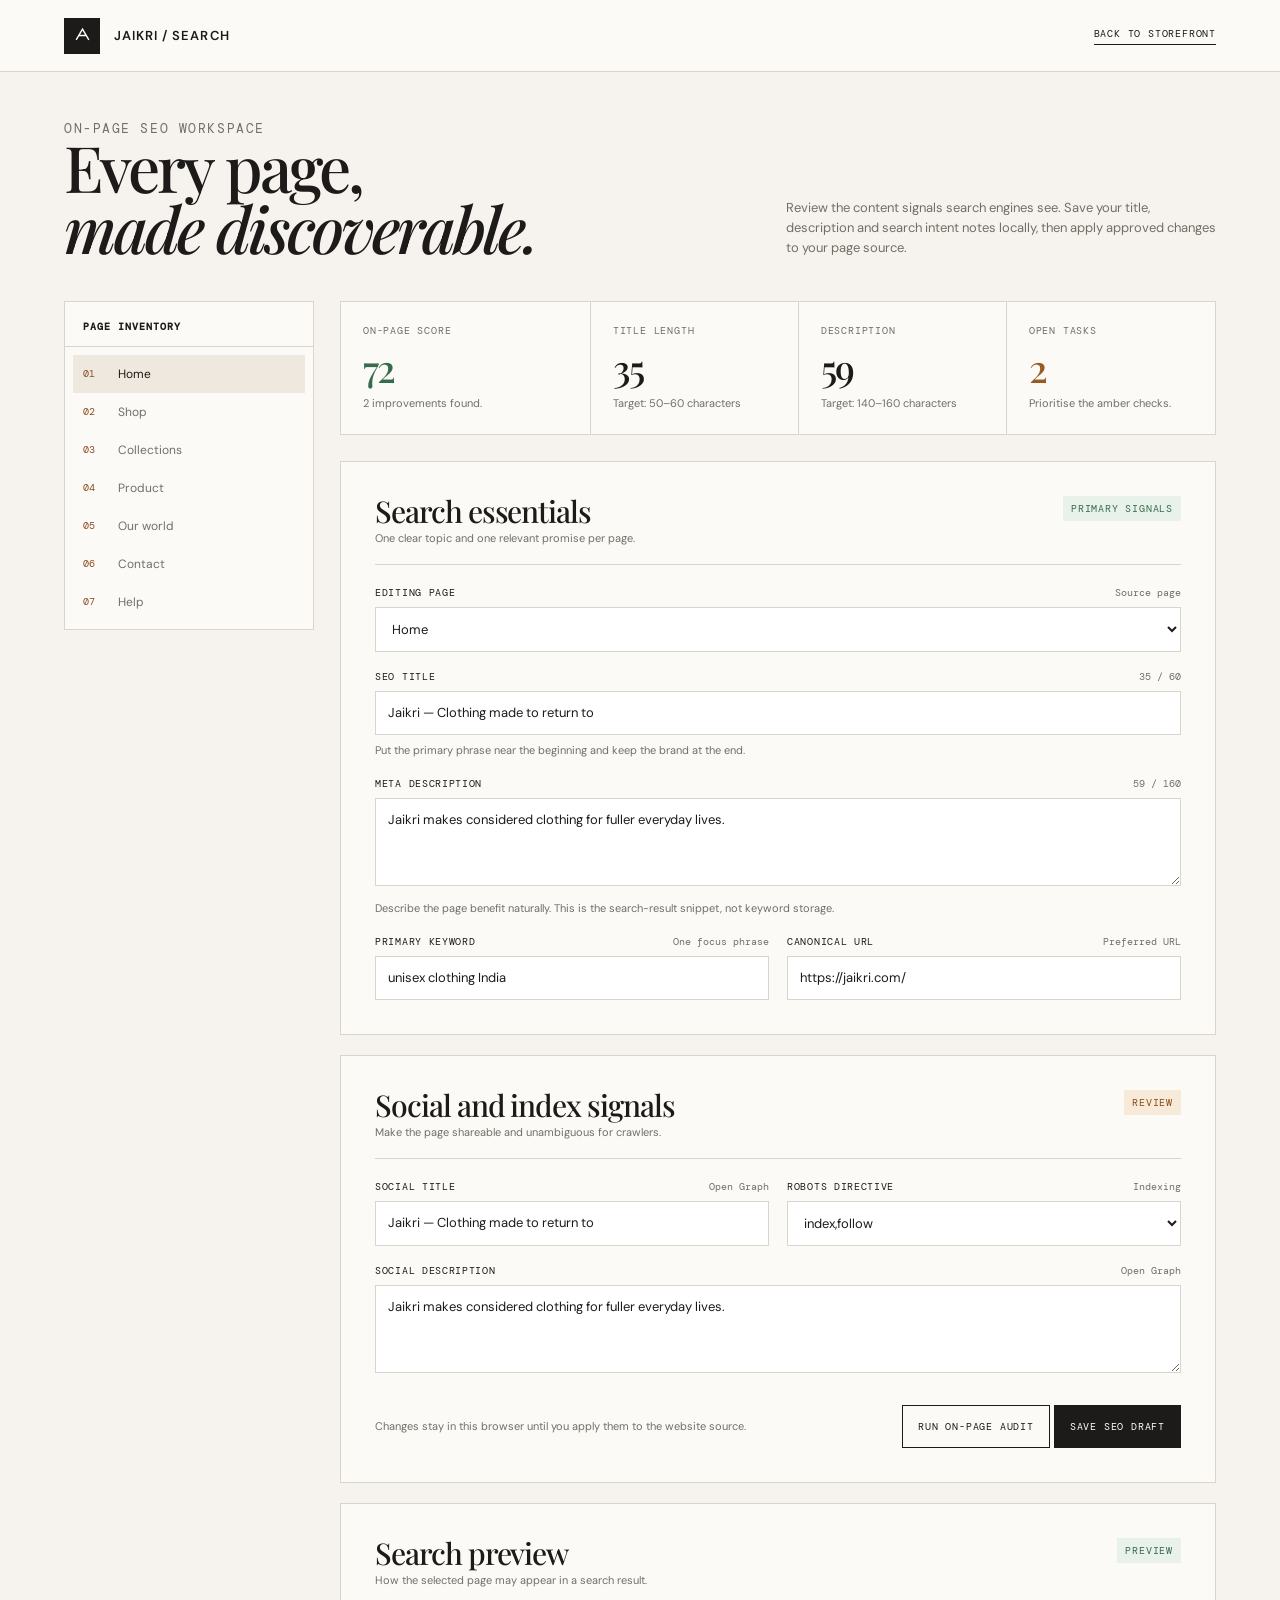
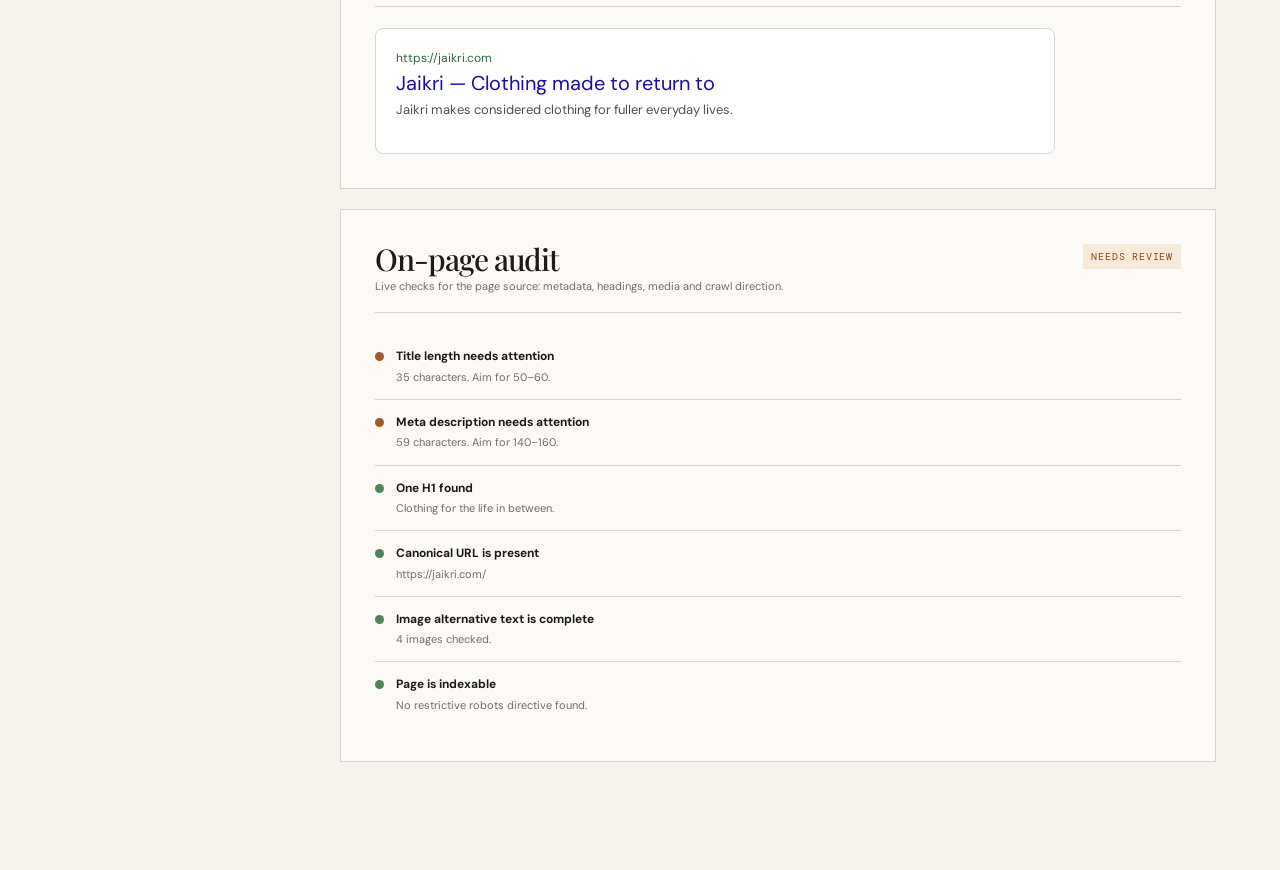
<file: seo-panel.html>
<!doctype html>
<html lang="en">
<head>
  <meta charset="UTF-8">
  <meta name="viewport" content="width=device-width,initial-scale=1.0">
  <meta name="robots" content="noindex,nofollow">
  <title>Jaikri SEO Panel</title>
  <link rel="stylesheet" href="styles.css">
  <style>
    .seo-app{min-height:100vh;background:#f6f3ee;color:var(--ink)}.seo-topbar{min-height:72px;padding:0 5vw;display:flex;align-items:center;justify-content:space-between;border-bottom:1px solid var(--line);background:rgba(251,250,247,.94);position:sticky;top:0;z-index:10;backdrop-filter:blur(12px)}.seo-brand{display:flex;align-items:center;gap:14px;font:600 13px var(--sans);letter-spacing:.08em;text-transform:uppercase}.seo-brand-mark{width:36px;height:36px;display:grid;place-items:center;background:var(--ink);color:#fff}.seo-brand-mark svg{width:19px;height:19px;stroke:currentColor;fill:none;stroke-width:1.7}.seo-back{font:10px var(--mono);text-transform:uppercase;letter-spacing:.08em;border-bottom:1px solid var(--ink);padding-bottom:4px}.seo-shell{max-width:1440px;margin:0 auto;padding:48px 5vw 88px}.seo-eyebrow{font:10px var(--mono);text-transform:uppercase;letter-spacing:.12em;color:var(--accent);margin:0 0 12px}.seo-title-row{display:flex;align-items:end;justify-content:space-between;gap:24px;margin-bottom:42px}.seo-title-row h1{font:500 clamp(40px,5vw,69px)/.95 var(--serif);letter-spacing:-.045em;margin:0}.seo-title-row p{max-width:430px;margin:0;color:var(--muted);font-size:13px}.seo-layout{display:grid;grid-template-columns:250px minmax(0,1fr);gap:26px}.seo-sidebar{border:1px solid var(--line);background:var(--paper);height:max-content}.seo-sidebar h2{font:600 10px var(--mono);letter-spacing:.1em;text-transform:uppercase;margin:0;padding:18px 18px 13px;border-bottom:1px solid var(--line)}.seo-page-list{padding:8px}.seo-page-button{width:100%;display:flex;gap:10px;align-items:center;border:0;background:transparent;padding:11px 10px;text-align:left;color:var(--muted);font:12px var(--sans);transition:.2s}.seo-page-button:hover,.seo-page-button.active{background:var(--sand);color:var(--ink)}.seo-page-button span{font:10px var(--mono);color:var(--accent);min-width:25px}.seo-main{min-width:0}.seo-overview{display:grid;grid-template-columns:1.2fr repeat(3,1fr);border:1px solid var(--line);background:var(--paper);margin-bottom:26px}.seo-score{padding:22px;border-right:1px solid var(--line)}.seo-score:last-child{border:0}.seo-score .label{display:block;font:10px var(--mono);text-transform:uppercase;letter-spacing:.08em;color:var(--muted);margin-bottom:12px}.seo-score strong{display:block;font:500 38px/1 var(--serif);letter-spacing:-.05em}.seo-score small{display:block;color:var(--muted);font-size:11px;margin-top:8px}.seo-score.positive strong{color:#376b4c}.seo-score.attention strong{color:#9b5a22}.seo-card{background:var(--paper);border:1px solid var(--line);padding:clamp(20px,3vw,34px);margin-bottom:20px}.seo-card-header{display:flex;justify-content:space-between;align-items:start;gap:18px;border-bottom:1px solid var(--line);padding-bottom:17px;margin-bottom:21px}.seo-card h2{font:500 30px/1 var(--serif);letter-spacing:-.035em;margin:0}.seo-card-header p{font-size:11px;color:var(--muted);margin:4px 0 0}.seo-status{font:10px var(--mono);text-transform:uppercase;letter-spacing:.08em;padding:6px 8px;white-space:nowrap}.seo-status.good{color:#376b4c;background:#e9f1eb}.seo-status.warn{color:#8a4b16;background:#f7ead9}.seo-fields{display:grid;grid-template-columns:1fr 1fr;gap:18px}.seo-field.full{grid-column:1/-1}.seo-field label{display:flex;justify-content:space-between;gap:8px;font:10px var(--mono);text-transform:uppercase;letter-spacing:.07em;margin-bottom:8px}.seo-field label span{color:var(--muted);text-transform:none;letter-spacing:0}.seo-field input,.seo-field textarea,.seo-field select{width:100%;border:1px solid var(--line);background:#fff;border-radius:0;padding:12px;font:13px/1.4 var(--sans);color:var(--ink)}.seo-field textarea{min-height:88px;resize:vertical}.seo-field input:focus,.seo-field textarea:focus,.seo-field select:focus{outline:2px solid var(--accent);outline-offset:2px}.seo-help{font-size:11px;color:var(--muted);margin:7px 0 0}.seo-actions{display:flex;align-items:center;justify-content:space-between;gap:18px;margin-top:24px}.seo-button{min-height:43px;border:1px solid var(--ink);background:var(--ink);color:#fff;padding:10px 15px;font:10px var(--mono);text-transform:uppercase;letter-spacing:.08em;transition:.2s}.seo-button:hover{background:var(--accent);border-color:var(--accent)}.seo-button.secondary{background:transparent;color:var(--ink)}.seo-button.secondary:hover{color:#fff;background:var(--ink)}.seo-save-note{font-size:11px;color:var(--muted);margin:0}.seo-audit{list-style:none;padding:0;margin:0}.seo-audit li{display:flex;align-items:flex-start;gap:12px;padding:13px 0;border-bottom:1px solid var(--line);font-size:12px}.seo-audit li:last-child{border:0}.seo-dot{width:9px;height:9px;border-radius:50%;margin-top:5px;flex:none;background:#a45b2a}.seo-dot.good{background:#4a865d}.seo-dot.neutral{background:#9f9890}.seo-audit strong{display:block;font-size:12px}.seo-audit p{margin:3px 0 0;color:var(--muted);font-size:11px}.seo-preview{border:1px solid #d7d7d7;border-radius:8px;background:#fff;padding:20px;max-width:680px}.seo-preview-url{display:block;color:#27663e;font-size:12px;margin-bottom:4px}.seo-preview-title{display:block;color:#1a0dab;font-size:20px;line-height:1.25;margin-bottom:5px}.seo-preview-description{color:#4d5156;font-size:13px;line-height:1.45}.seo-toast{position:fixed;right:24px;bottom:24px;background:var(--ink);color:#fff;padding:13px 16px;font-size:12px;transform:translateY(100px);opacity:0;transition:.25s;z-index:20}.seo-toast.show{transform:translateY(0);opacity:1}@media(max-width:900px){.seo-layout{grid-template-columns:1fr}.seo-sidebar{display:flex;overflow:auto}.seo-sidebar h2{display:none}.seo-page-list{display:flex;min-width:max-content}.seo-page-button{width:max-content}.seo-overview{grid-template-columns:repeat(2,1fr)}.seo-score:first-child{grid-column:1/-1}}@media(max-width:600px){.seo-shell{padding:32px 18px 60px}.seo-topbar{padding:0 18px}.seo-title-row{display:block;margin-bottom:28px}.seo-title-row p{margin-top:15px}.seo-overview{grid-template-columns:1fr}.seo-score,.seo-score:first-child{grid-column:auto;border-right:0;border-bottom:1px solid var(--line)}.seo-fields{grid-template-columns:1fr}.seo-field.full{grid-column:auto}.seo-actions{align-items:flex-start;flex-direction:column}.seo-preview-title{font-size:17px}}
  </style>
</head>
<body>
  <main class="seo-app">
    <header class="seo-topbar"><a class="seo-brand" href="index.html"><span class="seo-brand-mark" aria-hidden="true"><svg viewBox="0 0 24 24"><path d="M4 17.5 12 4l8 13.5M7.2 12h9.6"/></svg></span>Jaikri / Search</a><a class="seo-back" href="index.html">Back to storefront</a></header>
    <section class="seo-shell">
      <div class="seo-title-row"><div><p class="seo-eyebrow">On-page SEO workspace</p><h1>Every page,<br><em>made discoverable.</em></h1></div><p>Review the content signals search engines see. Save your title, description and search intent notes locally, then apply approved changes to your page source.</p></div>
      <div class="seo-layout">
        <aside class="seo-sidebar" aria-label="Website pages"><h2>Page inventory</h2><nav class="seo-page-list" id="page-list"></nav></aside>
        <div class="seo-main">
          <section class="seo-overview" aria-label="SEO summary"><div class="seo-score positive"><span class="label">On-page score</span><strong id="seo-score">—</strong><small id="seo-score-note">Run an audit to calculate.</small></div><div class="seo-score"><span class="label">Title length</span><strong id="title-count">0</strong><small>Target: 50–60 characters</small></div><div class="seo-score"><span class="label">Description</span><strong id="description-count">0</strong><small>Target: 140–160 characters</small></div><div class="seo-score attention"><span class="label">Open tasks</span><strong id="issue-count">—</strong><small id="issue-note">Run an audit first.</small></div></section>
          <form id="seo-form">
            <section class="seo-card"><div class="seo-card-header"><div><h2>Search essentials</h2><p>One clear topic and one relevant promise per page.</p></div><span class="seo-status good">Primary signals</span></div><div class="seo-fields"><div class="seo-field full"><label for="seo-page">Editing page <span>Source page</span></label><select id="seo-page" aria-label="Select page to audit"></select></div><div class="seo-field full"><label for="seo-title">SEO title <span id="title-helper">0 / 60</span></label><input id="seo-title" maxlength="70" autocomplete="off"><p class="seo-help">Put the primary phrase near the beginning and keep the brand at the end.</p></div><div class="seo-field full"><label for="seo-description">Meta description <span id="description-helper">0 / 160</span></label><textarea id="seo-description" maxlength="180"></textarea><p class="seo-help">Describe the page benefit naturally. This is the search-result snippet, not keyword storage.</p></div><div class="seo-field"><label for="seo-keyword">Primary keyword <span>One focus phrase</span></label><input id="seo-keyword" placeholder="e.g. sustainable unisex clothing India" autocomplete="off"></div><div class="seo-field"><label for="seo-canonical">Canonical URL <span>Preferred URL</span></label><input id="seo-canonical" type="url" placeholder="https://jaikri.com/shop.html"></div></div></section>
            <section class="seo-card"><div class="seo-card-header"><div><h2>Social and index signals</h2><p>Make the page shareable and unambiguous for crawlers.</p></div><span class="seo-status warn">Review</span></div><div class="seo-fields"><div class="seo-field"><label for="seo-og-title">Social title <span>Open Graph</span></label><input id="seo-og-title" maxlength="70"></div><div class="seo-field"><label for="seo-robots">Robots directive <span>Indexing</span></label><select id="seo-robots"><option value="index,follow">index,follow</option><option value="noindex,nofollow">noindex,nofollow</option></select></div><div class="seo-field full"><label for="seo-og-description">Social description <span>Open Graph</span></label><textarea id="seo-og-description" maxlength="180"></textarea></div></div><div class="seo-actions"><p class="seo-save-note" id="save-note">Changes stay in this browser until you apply them to the website source.</p><div><button class="seo-button secondary" id="audit-button" type="button">Run on-page audit</button> <button class="seo-button" type="submit">Save SEO draft</button></div></div></section>
          </form>
          <section class="seo-card"><div class="seo-card-header"><div><h2>Search preview</h2><p>How the selected page may appear in a search result.</p></div><span class="seo-status good">Preview</span></div><div class="seo-preview"><span class="seo-preview-url" id="preview-url">https://jaikri.com/</span><a class="seo-preview-title" id="preview-title" href="#">Jaikri</a><p class="seo-preview-description" id="preview-description">Add a description to preview your search snippet.</p></div></section>
          <section class="seo-card"><div class="seo-card-header"><div><h2>On-page audit</h2><p>Live checks for the page source: metadata, headings, media and crawl direction.</p></div><span class="seo-status" id="audit-status">Not run</span></div><ul class="seo-audit" id="seo-audit"><li><span class="seo-dot neutral"></span><div><strong>Audit ready</strong><p>Select a page and run the audit to review its actual source.</p></div></li></ul></section>
        </div>
      </div>
    </section>
  </main><div class="seo-toast" id="seo-toast" role="status" aria-live="polite"></div>
  <script>
    const pages=[['index.html','Home'],['shop.html','Shop'],['collections.html','Collections'],['product.html','Product'],['about.html','Our world'],['contact.html','Contact'],['help.html','Help']];
    const $=id=>document.getElementById(id),form=$('seo-form'),pageSelect=$('seo-page'),auditList=$('seo-audit');let activePage='index.html';
    const defaults={
      'index.html':{title:'Jaikri — Clothing made to return to',description:'Jaikri makes considered clothing for fuller everyday lives.',keyword:'unisex clothing India'},
      'shop.html':{title:'Shop Jaikri — Considered clothing',description:'Explore Jaikri’s considered edit of enduring clothing made for everyday life.',keyword:'shop unisex clothing India'},
      'collections.html':{title:'Collections — Jaikri',description:'Explore Jaikri collections made in small batches for fuller everyday lives.',keyword:'Jaikri collections'},
      'product.html':{title:'Jaikri Product — Considered clothing',description:'Discover a considered Jaikri piece, designed to return to season after season.',keyword:'Jaikri clothing'},
      'about.html':{title:'Our world — Jaikri',description:'Learn how Jaikri makes enduring clothing in small batches with natural materials.',keyword:'Jaikri clothing brand'},
      'contact.html':{title:'Contact Jaikri',description:'Contact Jaikri for product, order and customer care support.',keyword:'contact Jaikri'},
      'help.html':{title:'Help & FAQs — Jaikri',description:'Find shipping, returns, size and customer care information from Jaikri.',keyword:'Jaikri help'}
    };
    function key(){return `jaikri-seo-${activePage}`}function load(){const saved=JSON.parse(localStorage.getItem(key())||'null'),d=saved||defaults[activePage];$('seo-title').value=d.title||'';$('seo-description').value=d.description||'';$('seo-keyword').value=d.keyword||'';$('seo-canonical').value=d.canonical||`https://jaikri.com/${activePage==='index.html'?'':activePage}`;$('seo-og-title').value=d.ogTitle||d.title||'';$('seo-og-description').value=d.ogDescription||d.description||'';$('seo-robots').value=d.robots||'index,follow';updatePreview();}
    function updatePreview(){const title=$('seo-title').value,description=$('seo-description').value,url=$('seo-canonical').value||`https://jaikri.com/${activePage}`;$('title-count').textContent=title.length;$('description-count').textContent=description.length;$('title-helper').textContent=`${title.length} / 60`;$('description-helper').textContent=`${description.length} / 160`;$('preview-title').textContent=title||'Jaikri';$('preview-description').textContent=description||'Add a description to preview your search snippet.';$('preview-url').textContent=url.replace(/\/$/,'')||'https://jaikri.com';}
    function toast(message){const node=$('seo-toast');node.textContent=message;node.classList.add('show');setTimeout(()=>node.classList.remove('show'),2600)}
    function selectPage(file){activePage=file;pageSelect.value=file;document.querySelectorAll('.seo-page-button').forEach(b=>b.classList.toggle('active',b.dataset.page===file));load();runAudit();}
    function drawPages(){pages.forEach(([file,label],i)=>{const b=document.createElement('button');b.type='button';b.className='seo-page-button';b.dataset.page=file;b.innerHTML=`<span>${String(i+1).padStart(2,'0')}</span>${label}`;b.addEventListener('click',()=>selectPage(file));$('page-list').append(b);const option=new Option(label,file);pageSelect.add(option)});}
    function row(type,title,detail){return `<li><span class="seo-dot ${type}"></span><div><strong>${title}</strong><p>${detail}</p></div></li>`}
    async function runAudit(){const status=$('audit-status');status.textContent='Checking';status.className='seo-status warn';try{const response=await fetch(activePage,{cache:'no-store'});const source=await response.text();const doc=new DOMParser().parseFromString(source,'text/html');const title=doc.querySelector('title')?.textContent.trim()||'';const description=doc.querySelector('meta[name="description"]')?.content.trim()||'';const canonical=doc.querySelector('link[rel="canonical"]')?.href||'';const h1s=[...doc.querySelectorAll('h1')];const images=[...doc.images];const missingAlt=images.filter(img=>!img.alt.trim()).length;const robots=doc.querySelector('meta[name="robots"]')?.content||'';const checks=[];checks.push(title.length>=50&&title.length<=60?row('good','Title length is in range',`${title.length} characters. Target is 50–60.`):row('warn','Title length needs attention',title?`${title.length} characters. Aim for 50–60.`:'No title was found.'));checks.push(description.length>=140&&description.length<=160?row('good','Meta description is in range',`${description.length} characters. Target is 140–160.`):row('warn','Meta description needs attention',description?`${description.length} characters. Aim for 140–160.`:'No meta description was found.'));checks.push(h1s.length===1?row('good','One H1 found',h1s[0].textContent.trim()):row('warn','Heading structure needs attention',`${h1s.length} H1 headings found. Use one clear H1 per page.`));checks.push(canonical?row('good','Canonical URL is present',canonical):row('warn','Canonical URL is missing','Add a canonical link to specify the preferred page URL.'));checks.push(missingAlt===0?row('good','Image alternative text is complete',`${images.length} images checked.`):row('warn','Some images need alternative text',`${missingAlt} of ${images.length} images have no alt text.`));checks.push(robots.includes('noindex')?row('warn','Page is blocked from indexing',`Robots directive: ${robots}`):row('good','Page is indexable',robots?`Robots directive: ${robots}`:'No restrictive robots directive found.'));auditList.innerHTML=checks.join('');const issues=checks.filter(item=>item.includes('seo-dot warn')).length;$('issue-count').textContent=issues;$('issue-note').textContent=issues?'Prioritise the amber checks.':'All core checks passed.';$('seo-score').textContent=`${Math.max(0,100-(issues*14))}`;$('seo-score-note').textContent=issues?`${issues} improvement${issues===1?'':'s'} found.`:'Core signals look healthy.';status.textContent=issues?'Needs review':'Healthy';status.className=`seo-status ${issues?'warn':'good'}`;}catch(error){auditList.innerHTML=row('warn','Audit could not read this page','Open this panel through your published website to allow the browser to inspect page source.');status.textContent='Unavailable';status.className='seo-status warn';}}
    drawPages();pageSelect.addEventListener('change',e=>selectPage(e.target.value));['seo-title','seo-description','seo-canonical','seo-og-title','seo-og-description','seo-keyword','seo-robots'].forEach(id=>$(id).addEventListener('input',updatePreview));$('audit-button').addEventListener('click',runAudit);form.addEventListener('submit',event=>{event.preventDefault();localStorage.setItem(key(),JSON.stringify({title:$('seo-title').value,description:$('seo-description').value,keyword:$('seo-keyword').value,canonical:$('seo-canonical').value,ogTitle:$('seo-og-title').value,ogDescription:$('seo-og-description').value,robots:$('seo-robots').value}));$('save-note').textContent='Draft saved in this browser. Apply the approved values to the page source when ready.';toast('SEO draft saved');});selectPage(activePage);
  </script>
</body>
</html>
</file>
<file: styles.css>
@import url('https://fonts.googleapis.com/css2?family=DM+Mono:wght@400;500&family=DM+Sans:wght@400;500;600&family=Playfair+Display:ital,wght@0,500;0,600;1,500;1,600&display=swap');

:root { --ink:#1d1b19; --paper:#fbfaf7; --sand:#eee8de; --tan:#d6c5ae; --accent:#8d4d22; --muted:#746d65; --line:#d9d4cc; --serif:"Playfair Display", Georgia, serif; --sans:"DM Sans", Arial, sans-serif; --mono:"DM Mono", monospace; }
* { box-sizing:border-box; } html { scroll-behavior:smooth; } body { margin:0; color:var(--ink); background:var(--paper); font:15px/1.55 var(--sans); } a { color:inherit; text-decoration:none; } button,input,select { font:inherit; } button { cursor:pointer; } img { max-width:100%; display:block; } .skip-link { position:absolute; left:16px; top:-60px; z-index:50; background:var(--ink); color:#fff; padding:10px 14px; } .skip-link:focus { top:12px; } :focus-visible { outline:2px solid var(--accent); outline-offset:3px; }
.promo { min-height:35px; display:flex; align-items:center; justify-content:center; gap:12px; background:var(--ink); color:#fff; font:10px var(--mono); letter-spacing:.06em; text-transform:uppercase; text-align:center; padding:8px 18px; } .promo span { color:#d4b48d; }
.site-header { min-height:77px; display:grid; grid-template-columns:1fr auto 1fr; align-items:center; padding:0 5vw; border-bottom:1px solid var(--line); background:rgba(251,250,247,.96); position:sticky; top:0; z-index:20; backdrop-filter:blur(10px); } .wordmark { font:600 21px/1 var(--sans); letter-spacing:.25em; } .nav { display:flex; gap:29px; align-items:center; font-size:12px; } .nav a { padding:28px 0 24px; border-bottom:2px solid transparent; transition:border .2s,color .2s; } .nav a:hover,.nav a.active { border-color:var(--ink); } .header-tools { justify-self:end; display:flex; align-items:center; gap:3px; } .icon-btn { height:44px; min-width:44px; padding:0; background:transparent; border:0; display:grid; place-items:center; position:relative; } .icon-btn svg { width:20px; height:20px; fill:none; stroke:currentColor; stroke-width:1.5; } .bag-number { position:absolute; top:6px; right:3px; font:9px var(--mono); } .mobile-menu { display:none; }
.page { min-height:60vh; } .container { max-width:1360px; margin:0 auto; padding-left:5vw; padding-right:5vw; } .section { padding-top:92px; padding-bottom:92px; } .eyebrow { margin:0 0 14px; font:10px var(--mono); text-transform:uppercase; letter-spacing:.12em; color:var(--muted); } h1,h2,h3,p { margin-top:0; } h1,h2 { font-family:var(--serif); font-weight:500; letter-spacing:-.045em; line-height:.98; } h1 { font-size:clamp(48px,7vw,105px); } h2 { font-size:clamp(36px,4.4vw,64px); } h3 { font-size:15px; font-weight:600; } .button { min-height:45px; display:inline-flex; align-items:center; justify-content:center; gap:24px; padding:12px 18px; border:1px solid var(--ink); background:var(--ink); color:#fff; text-transform:uppercase; font:10px var(--mono); letter-spacing:.09em; transition:transform .2s,background .2s,color .2s; } .button:hover { transform:translateY(-2px); background:var(--accent); border-color:var(--accent); } .button-outline { background:transparent; color:var(--ink); } .button-outline:hover { color:#fff; background:var(--ink); } .button-light { background:#fff; color:var(--ink); border-color:#fff; } .text-link { font:10px var(--mono); text-transform:uppercase; letter-spacing:.08em; border-bottom:1px solid var(--ink); padding-bottom:5px; display:inline-flex; gap:16px; }
.home-hero { min-height:calc(100svh - 112px); height:720px; display:flex; align-items:flex-end; color:#fff; padding:clamp(40px,7vw,100px) 8vw; background:linear-gradient(90deg,rgba(21,18,14,.58),rgba(21,18,14,.04) 70%),url('https://images.unsplash.com/photo-1483985988355-763728e1935b?auto=format&fit=crop&w=2000&q=85') center/cover; } .home-hero .intro { max-width:620px; } .home-hero .eyebrow { color:#fff; } .home-hero p:not(.eyebrow) { max-width:385px; margin:24px 0 30px; } .home-hero em { font-weight:500; } .hero-tools { display:flex; gap:13px; flex-wrap:wrap; }
.editorial-intro { display:grid; grid-template-columns:1.1fr .65fr; gap:12vw; align-items:end; background:var(--sand); } .editorial-intro p:not(.eyebrow) { color:#4f4942; margin:0 0 25px; max-width:390px; } .features { display:grid; grid-template-columns:repeat(3,1fr); border-top:1px solid var(--line); } .feature { padding:24px 8% 0 0; margin-right:8%; border-right:1px solid var(--line); } .feature:last-child { border:0; } .feature b { font:11px var(--mono); color:var(--accent); } .feature p { color:var(--muted); font-size:13px; margin:8px 0 0; }
.section-head { display:flex; align-items:end; justify-content:space-between; gap:20px; margin-bottom:34px; } .section-head h1,.section-head h2 { margin-bottom:0; } .product-grid { display:grid; grid-template-columns:repeat(4,1fr); gap:18px; } .product-card { min-width:0; } .product-photo { aspect-ratio:3/4; background:center/cover #ded7cf; position:relative; overflow:hidden; } .product-photo img { width:100%; height:100%; object-fit:cover; transition:transform .35s ease; } .product-card:hover .product-photo img { transform:scale(1.025); } .product-tag { position:absolute; top:12px; left:12px; z-index:2; padding:5px 7px; background:var(--paper); font:9px var(--mono); text-transform:uppercase; } .wish { position:absolute; z-index:2; top:7px; right:7px; border:0; background:rgba(251,250,247,.9); width:35px; height:35px; font-size:18px; color:var(--ink); } .quick-add { position:absolute; left:10px; right:10px; bottom:10px; z-index:3; transform:translateY(56px); transition:transform .22s; } .product-card:hover .quick-add { transform:translateY(0); } .product-info { padding:12px 0 1px; display:flex; justify-content:space-between; gap:8px; } .product-info h3 { margin:0; font-size:13px; } .product-info p { margin:3px 0 0; color:var(--muted); font-size:11px; } .price { white-space:nowrap; font-size:13px; } .split-story { display:grid; grid-template-columns:1fr 1fr; min-height:600px; background:#d9cbb8; } .split-story .image { background:url('https://images.unsplash.com/photo-1490481651871-ab68de25d43d?auto=format&fit=crop&w=1200&q=85') center/cover; } .split-story .copy { padding:clamp(60px,9vw,125px) 13%; display:flex; flex-direction:column; justify-content:center; } .split-story .copy p:not(.eyebrow) { max-width:350px; margin:24px 0 28px; }
.page-title { padding:68px 0 48px; border-bottom:1px solid var(--line); } .page-title p { margin:18px 0 0; color:var(--muted); max-width:530px; } .breadcrumbs { font:10px var(--mono); color:var(--muted); margin-bottom:20px; } .breadcrumbs a { color:var(--ink); } .catalog { display:grid; grid-template-columns:235px 1fr; gap:44px; padding-top:30px; padding-bottom:90px; } .filters h3 { margin:0; font:11px var(--mono); text-transform:uppercase; letter-spacing:.08em; } .filter-group { padding:18px 0; border-bottom:1px solid var(--line); } .filter-group label { display:block; margin-top:11px; font-size:12px; color:#4f4942; } .filter-group input { margin:0 7px 0 0; accent-color:var(--ink); } .catalog-bar { display:flex; justify-content:space-between; align-items:center; margin-bottom:19px; font-size:11px; } .catalog-bar select { border:0; background:transparent; padding:6px 0; color:var(--ink); font-size:11px; }
.product-detail { display:grid; grid-template-columns:1.14fr .86fr; gap:6vw; padding-top:35px; padding-bottom:95px; } .gallery { display:grid; grid-template-columns:1fr 1fr; gap:10px; } .gallery img { aspect-ratio:3/4; object-fit:cover; background:var(--sand); } .purchase { position:sticky; top:105px; height:max-content; } .purchase h1 { font-size:clamp(40px,4vw,60px); margin:0 0 13px; } .product-subline { display:flex; justify-content:space-between; align-items:center; border-bottom:1px solid var(--line); padding-bottom:20px; } .product-subline p { color:var(--muted); font-size:12px; margin:0; } .option-label { display:flex; justify-content:space-between; margin:25px 0 10px; font-size:11px; font-weight:600; } .size-list { display:grid; grid-template-columns:repeat(4,1fr); gap:7px; } .size-list button { height:44px; background:transparent; border:1px solid var(--line); font-size:11px; } .size-list button.selected,.size-list button:hover { border-color:var(--ink); background:var(--ink); color:#fff; } .purchase .button { width:100%; margin-top:20px; } .product-notes { list-style:none; padding:18px 0 0; margin:20px 0 0; border-top:1px solid var(--line); } .product-notes li { margin:9px 0; color:#504a44; font-size:12px; } .product-notes li::before { content:'—'; margin-right:8px; color:var(--accent); }
.cart-layout,.checkout-layout { display:grid; grid-template-columns:1fr 350px; gap:6vw; padding-top:38px; padding-bottom:95px; } .cart-item { display:grid; grid-template-columns:130px 1fr auto; gap:19px; padding:0 0 18px; margin-bottom:18px; border-bottom:1px solid var(--line); } .cart-item img { width:130px; aspect-ratio:3/4; object-fit:cover; } .cart-item h2 { font:500 27px/1.05 var(--serif); margin:2px 0 8px; letter-spacing:-.03em; } .cart-item p { color:var(--muted); font-size:12px; margin:3px 0; } .quantity { display:flex; align-items:center; margin-top:16px; width:max-content; border:1px solid var(--line); } .quantity button { width:31px; height:30px; border:0; background:transparent; } .quantity span { min-width:25px; text-align:center; font-size:11px; } .remove { border:0; padding:0; background:transparent; margin-top:13px; font:10px var(--mono); text-decoration:underline; } .order-summary { height:max-content; background:var(--sand); padding:23px; } .order-summary h2 { font:500 29px var(--serif); margin:0 0 20px; } .summary-row { display:flex; justify-content:space-between; font-size:12px; padding:8px 0; } .summary-row.total { border-top:1px solid #c8baaa; margin-top:10px; padding-top:17px; font-weight:600; } .order-summary .button { width:100%; margin-top:17px; } .summary-note { color:var(--muted); font-size:10px; text-align:center; margin:13px 0 0; }
.steps { display:flex; gap:21px; margin:20px 0 33px; font:10px var(--mono); color:var(--muted); text-transform:uppercase; letter-spacing:.05em; } .steps .current { color:var(--ink); border-bottom:1px solid var(--ink); } .form-section { border-top:1px solid var(--line); padding:21px 0; } .form-section h2 { font:500 30px var(--serif); margin:0 0 18px; } .field-grid { display:grid; grid-template-columns:1fr 1fr; gap:12px; } .field.full { grid-column:1/-1; } .field label { display:block; font-size:10px; font-weight:600; letter-spacing:.04em; margin-bottom:6px; } .field input,.field select { width:100%; height:45px; background:transparent; border:1px solid var(--line); padding:10px; border-radius:0; } .payment-option { border:1px solid var(--line); padding:14px; margin:8px 0; display:flex; gap:10px; align-items:center; font-size:12px; } .payment-option input { accent-color:var(--ink); } .error { color:#9d2727; font-size:11px; margin:9px 0 0; }
.account-layout { display:grid; grid-template-columns:220px 1fr; gap:7vw; padding-top:50px; padding-bottom:95px; } .account-nav a { display:block; border-bottom:1px solid var(--line); padding:13px 0; font-size:12px; } .account-nav a.active { font-weight:600; } .account-panel { max-width:680px; } .account-panel h2 { margin-bottom:12px; } .account-panel>p { color:var(--muted); margin-bottom:24px; } .empty { border:1px solid var(--line); padding:28px; background:#fff; } .empty h3 { font:500 28px var(--serif); margin:0 0 7px; } .empty p { color:var(--muted); font-size:12px; margin:0 0 18px; }
.content-page { max-width:800px; padding-top:52px; padding-bottom:95px; } .content-page h1 { margin-bottom:24px; } .content-page h2 { font-size:32px; margin:38px 0 12px; } .content-page p,.content-page li { color:#4f4942; max-width:680px; } .content-page li { margin:7px 0; } .faq { border-top:1px solid var(--line); } .faq details { border-bottom:1px solid var(--line); padding:17px 0; } .faq summary { cursor:pointer; font-weight:600; font-size:13px; } .faq p { margin:13px 0 2px; font-size:13px; }
.newsletter { text-align:center; background:var(--ink); color:#fff; padding:80px 20px; } .newsletter .eyebrow { color:#d2c0a7; } .newsletter h2 { margin-bottom:15px; } .newsletter>p:not(.eyebrow):not(.newsletter-note) { color:#d8d1c8; font-size:13px; } .newsletter-form { display:flex; max-width:470px; margin:25px auto 0; border-bottom:1px solid rgba(255,255,255,.7); } .newsletter-form input { flex:1; min-width:0; border:0; background:transparent; color:#fff; padding:12px 2px; outline:0; } .newsletter-form input::placeholder { color:#c5bdb3; } .newsletter-form button { border:0; background:transparent; color:#fff; padding:5px; font-size:20px; } .newsletter-note { font-size:10px; color:#d8d1c8; min-height:16px; margin:10px 0 0; }
.site-footer { padding:45px 5vw 26px; display:grid; grid-template-columns:1.2fr 1fr 1fr; gap:28px; } .site-footer .wordmark { align-self:start; } .footer-column h3 { font:10px var(--mono); text-transform:uppercase; letter-spacing:.09em; margin:0 0 13px; } .footer-column a { display:block; color:#504a44; margin:7px 0; font-size:11px; } .footer-bottom { grid-column:1/-1; margin-top:22px; padding-top:17px; border-top:1px solid var(--line); display:flex; justify-content:space-between; color:var(--muted); font:9px var(--mono); text-transform:uppercase; }
.ai-bubble { position:fixed; z-index:15; right:22px; bottom:20px; display:flex; align-items:center; gap:8px; border:1px solid var(--line); background:var(--paper); padding:10px 12px; box-shadow:0 7px 24px rgba(30,25,20,.12); font-size:11px; } .ai-dot { width:10px; height:10px; border-radius:50%; background:radial-gradient(circle at 35% 35%,#fff6dc 3%,#d2ae71 35%,#8d4d22 75%); } .ai-modal { display:none; position:fixed; z-index:30; inset:0; background:rgba(20,18,16,.48); place-items:end; } .ai-modal.open { display:grid; } .ai-panel { width:min(460px,100%); height:min(620px,100%); background:var(--paper); padding:25px; display:flex; flex-direction:column; box-shadow:-10px 0 35px rgba(0,0,0,.15); } .ai-panel-header { display:flex; justify-content:space-between; border-bottom:1px solid var(--line); padding-bottom:17px; } .ai-panel h2 { font-size:36px; margin:0; } .ai-panel .chat { flex:1; padding:24px 0; overflow:auto; } .message { max-width:86%; margin:0 0 12px; padding:12px; font-size:12px; background:var(--sand); } .message.user { margin-left:auto; background:var(--ink); color:#fff; } .chat-form { display:flex; border:1px solid var(--line); } .chat-form input { border:0; outline:0; padding:13px; flex:1; min-width:0; background:transparent; } .chat-form button { width:45px; background:var(--ink); color:#fff; border:0; } .toast { position:fixed; z-index:50; bottom:24px; left:50%; transform:translate(-50%,80px); color:#fff; background:var(--ink); padding:12px 16px; font-size:11px; transition:transform .23s; } .toast.show { transform:translate(-50%,0); }
@media (max-width:780px) { body { font-size:14px; } .promo { font-size:8px; } .site-header { height:65px; padding:0 16px; grid-template-columns:1fr auto 1fr; } .wordmark { font-size:18px; } .nav { display:none; position:absolute; top:64px; left:0; right:0; background:var(--paper); border-bottom:1px solid var(--line); padding:15px 20px; flex-direction:column; align-items:stretch; gap:0; } .nav.open { display:flex; } .nav a { padding:12px 0; border:0; } .mobile-menu { display:grid; justify-self:start; } .mobile-menu span { display:block; width:19px; height:1px; background:var(--ink); margin:2px; } .search-tool { display:none; } .container { padding-left:22px; padding-right:22px; } .section { padding-top:66px; padding-bottom:66px; } .home-hero { min-height:590px; height:calc(100svh - 100px); padding:42px 25px; background-position:58% center; } .home-hero h1 { font-size:56px; } .editorial-intro { grid-template-columns:1fr; gap:27px; } .features { grid-template-columns:1fr; gap:22px; } .feature { padding:0 0 20px; margin:0; border:0; border-bottom:1px solid var(--line); } .product-grid { grid-template-columns:1fr 1fr; gap:18px 10px; } .product-grid .product-card:nth-child(n+5) { display:none; } .quick-add { display:none; } .split-story { grid-template-columns:1fr; } .split-story .image { min-height:410px; } .split-story .copy { min-height:420px; padding:62px 24px; } .page-title { padding:45px 0 36px; } .catalog { grid-template-columns:1fr; gap:18px; padding-top:20px; } .filters { display:none; } .catalog .product-grid .product-card:nth-child(n+5) { display:block; } .product-detail { grid-template-columns:1fr; gap:27px; padding-top:22px; } .purchase { position:static; } .gallery { gap:6px; } .cart-layout,.checkout-layout { grid-template-columns:1fr; gap:29px; padding-top:25px; } .cart-item { grid-template-columns:92px 1fr; gap:13px; } .cart-item img { width:92px; } .cart-item > .price { grid-column:2; } .account-layout { grid-template-columns:1fr; gap:25px; padding-top:31px; } .account-nav { display:flex; overflow:auto; gap:17px; white-space:nowrap; } .account-nav a { border:0; padding:4px 0; } .field-grid { grid-template-columns:1fr; } .field.full { grid-column:auto; } .site-footer { grid-template-columns:1fr 1fr; padding:34px 22px 22px; } .site-footer .wordmark { grid-column:1/-1; } .footer-bottom { flex-direction:column; gap:7px; } .ai-bubble { right:14px; bottom:14px; } }
@media (prefers-reduced-motion:reduce) { *,*::before,*::after { scroll-behavior:auto!important; transition:none!important; } }
.logo { display:inline-flex; align-items:center; width:138px; letter-spacing:0; }.logo img { width:138px; height:auto; }.site-footer .logo { align-self:start; }
</file>
